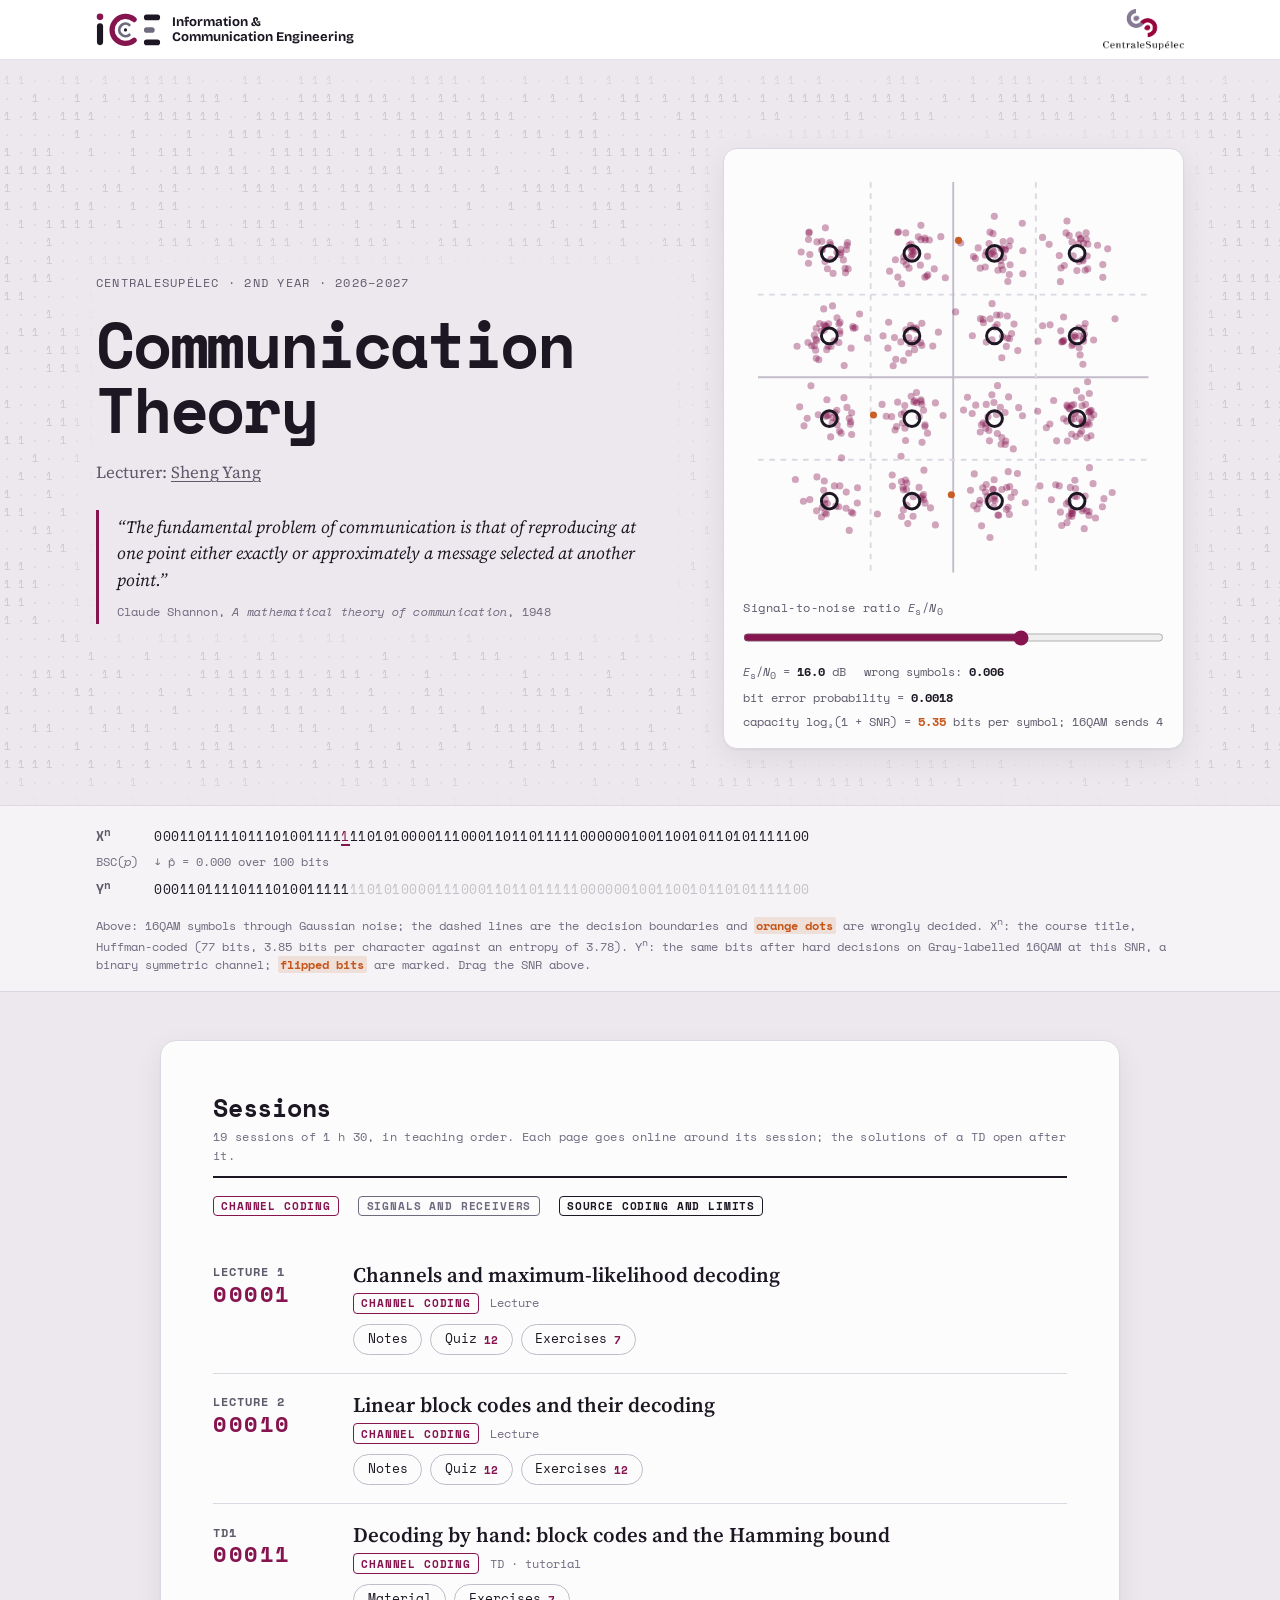
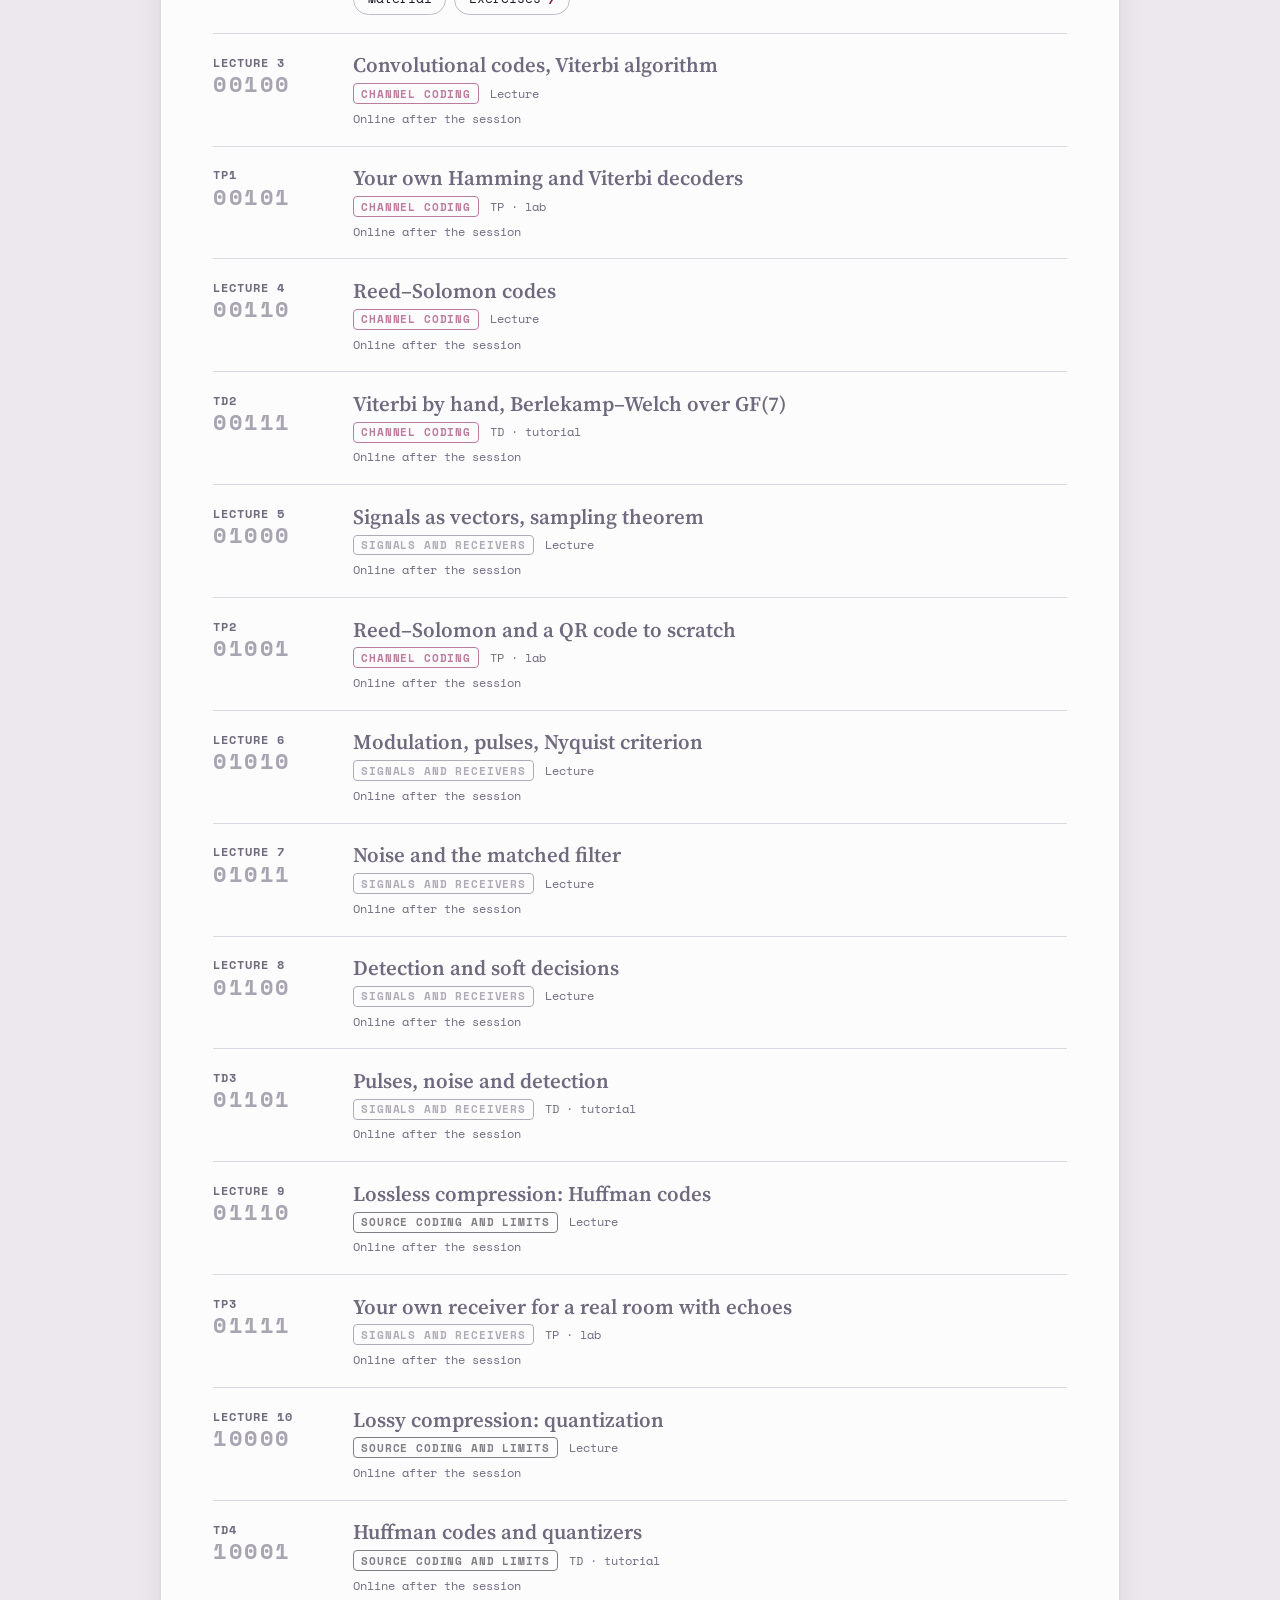
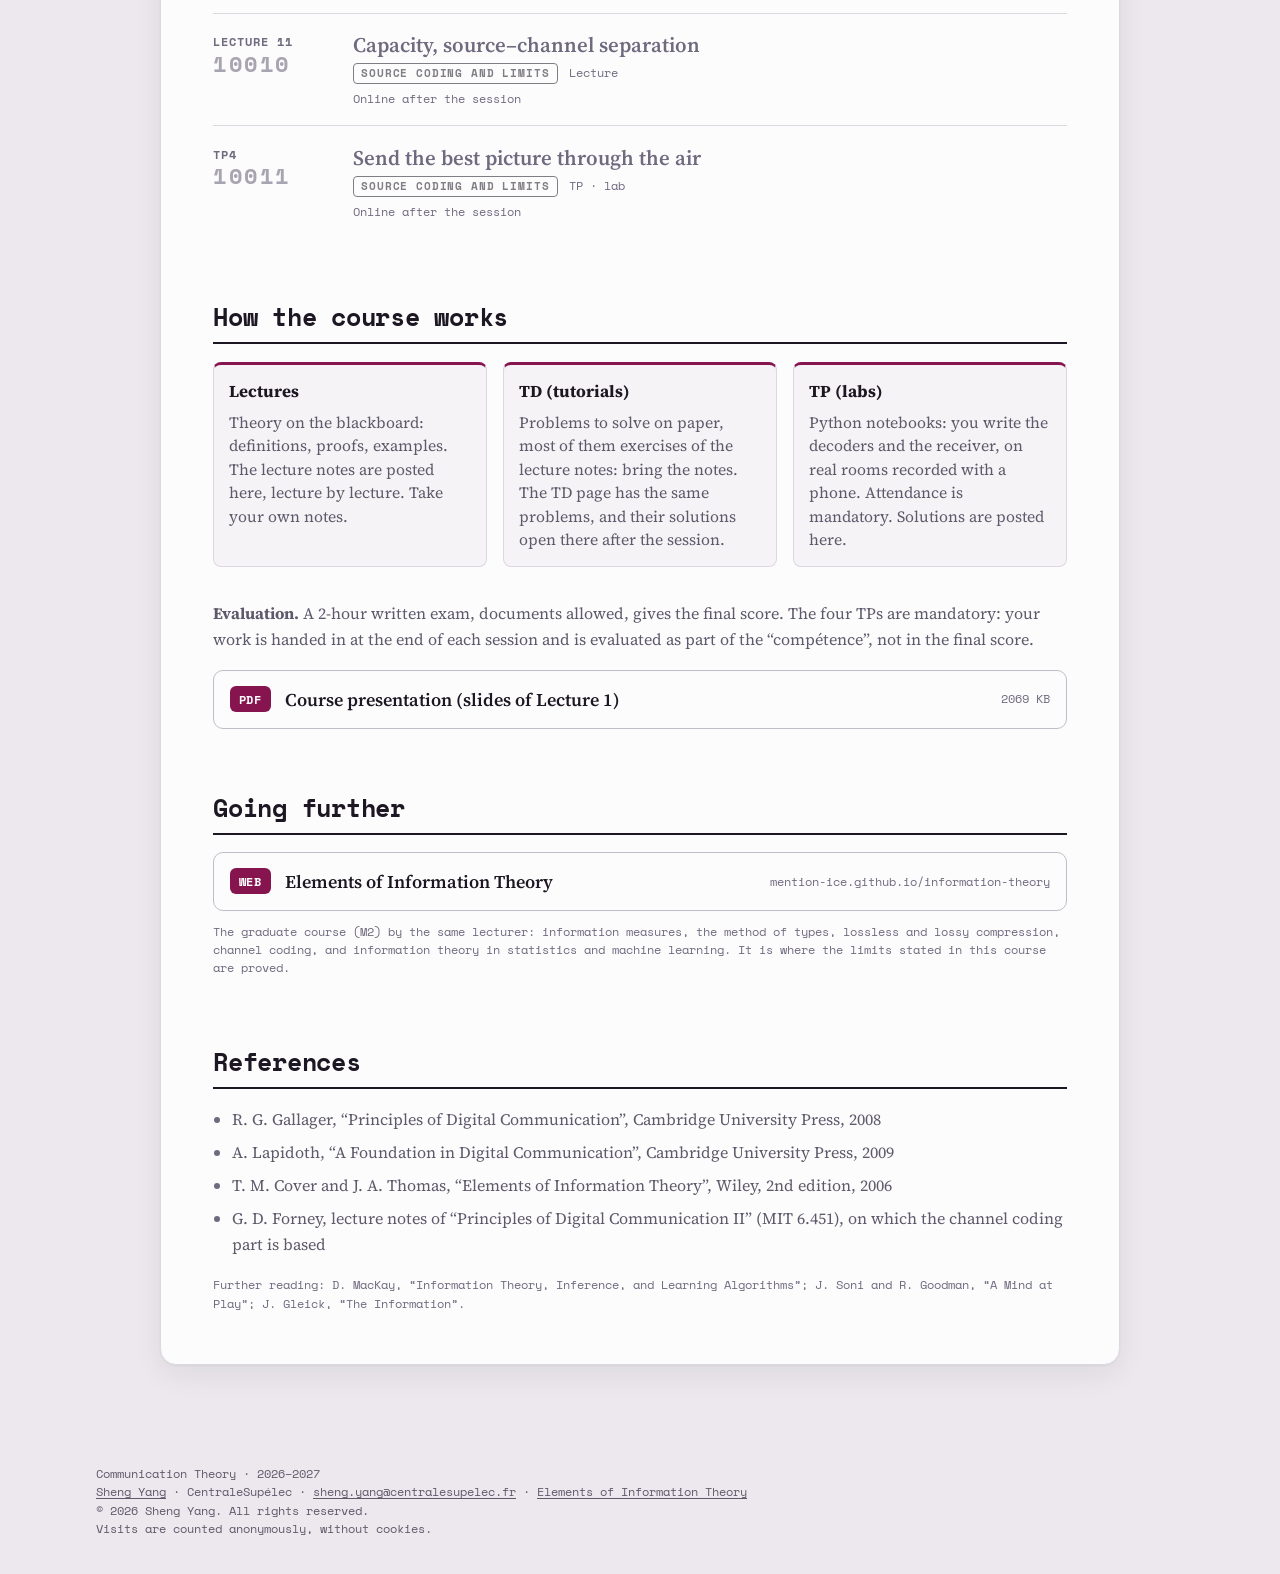
<file: docs/index.html>
<!doctype html>
<html lang="en" data-theme="light">
<head>
<meta charset="utf-8">
<meta name="color-scheme" content="light">
<meta name="viewport" content="width=device-width, initial-scale=1, viewport-fit=cover">
<title>Communication Theory</title>
<meta name="description" content="Communication Theory: lecture notes, tutorials (TD) with corrections and labs (TP) with solutions. CentraleSupélec, 2nd year, 2026–2027.">
<link rel="icon" href="assets/favicon.svg" type="image/svg+xml">
<link rel="preconnect" href="https://fonts.googleapis.com">
<link rel="preconnect" href="https://fonts.gstatic.com" crossorigin>
<link rel="stylesheet" href="https://fonts.googleapis.com/css2?family=Source+Serif+4:ital,opsz,wght@0,8..60,400;0,8..60,600;1,8..60,400&amp;family=Space+Mono:ital,wght@0,400;0,700;1,400&amp;family=Bricolage+Grotesque:opsz,wght@12..96,700&amp;display=swap">
<link rel="stylesheet" href="assets/style.css">
<script defer src="assets/site.js"></script>
<script defer src="https://bit2noisy-telemetry.sheng-yang-e9e.workers.dev/v.js" data-site="course"></script>
</head>
<body>
<canvas id="bitfield" aria-hidden="true"></canvas>
<div class="page page-home">
<div class="logo-bar" data-quiet><div class="wrap"><a class="ice-lockup" href="https://mention-ice.github.io/" aria-label="Mention Information &amp; Communication Engineering"><svg xmlns="http://www.w3.org/2000/svg" viewBox="226 116 444 230" aria-hidden="true"><circle cx="253.5" cy="142.5" r="22.5" fill="#86144F"/><path d="M253.5 207V315" stroke="#1C1722" stroke-width="42" stroke-linecap="round"/><path d="M487.1 161.2A92 92 0 1 0 487.1 302.2" fill="none" stroke="#86144F" stroke-width="36" stroke-linecap="round"/><path d="M454.2 198.2A42.5 42.5 0 1 0 454.2 265.2" fill="none" stroke="#706A7F" stroke-width="19" stroke-linecap="round"/><circle cx="428" cy="231.7" r="11" fill="#1C1722"/><path d="M573.3 146H645.7M573.3 317.5H645.7" stroke="#1C1722" stroke-width="38.5" stroke-linecap="round"/><path d="M573.3 232H608.7" stroke="#706A7F" stroke-width="38.5" stroke-linecap="round"/></svg><span>Information &amp;<br>Communication Engineering</span></a><a href="https://www.centralesupelec.fr/"><img class="cs-logo" src="assets/centralesupelec.png" alt="CentraleSupélec" width="390" height="200"></a></div></div>

<header class="hero">
  <div class="wrap hero-grid">
    <div class="hero-text" data-quiet>
      <p class="eyebrow">CentraleSupélec &middot; 2nd year &middot; 2026–2027</p>
      <h1>Communication Theory</h1>
      <p class="byline">Lecturer: <a href="https://l2s.centralesupelec.fr/u/yang-sheng/">Sheng Yang</a></p>
      <blockquote class="shannon"><p>&ldquo;<em>The fundamental problem of communication is that of reproducing at one point either exactly or approximately a message selected at another point.</em>&rdquo;</p><footer>Claude Shannon, <cite>A mathematical theory of communication</cite>, 1948</footer></blockquote>
    </div>
    <figure class="h2-widget" data-qam>
      <svg class="qam-chart" viewBox="0 0 224 224" role="img" aria-label="16QAM constellation: sent points as rings, received points as dots, wrongly decided points marked" data-cx="112" data-cy="112" data-unit="22">
<line class="cell" x1="68" y1="8" x2="68" y2="216"/>
<line class="cell" x1="8" y1="68" x2="216" y2="68"/>
<line class="axis" x1="112" y1="8" x2="112" y2="216"/>
<line class="axis" x1="8" y1="112" x2="216" y2="112"/>
<line class="cell" x1="156" y1="8" x2="156" y2="216"/>
<line class="cell" x1="8" y1="156" x2="216" y2="156"/>
<g data-cloud></g>
<circle class="tx" cx="46" cy="178" r="4.2"/>
<circle class="tx" cx="46" cy="134" r="4.2"/>
<circle class="tx" cx="46" cy="90" r="4.2"/>
<circle class="tx" cx="46" cy="46" r="4.2"/>
<circle class="tx" cx="90" cy="178" r="4.2"/>
<circle class="tx" cx="90" cy="134" r="4.2"/>
<circle class="tx" cx="90" cy="90" r="4.2"/>
<circle class="tx" cx="90" cy="46" r="4.2"/>
<circle class="tx" cx="134" cy="178" r="4.2"/>
<circle class="tx" cx="134" cy="134" r="4.2"/>
<circle class="tx" cx="134" cy="90" r="4.2"/>
<circle class="tx" cx="134" cy="46" r="4.2"/>
<circle class="tx" cx="178" cy="178" r="4.2"/>
<circle class="tx" cx="178" cy="134" r="4.2"/>
<circle class="tx" cx="178" cy="90" r="4.2"/>
<circle class="tx" cx="178" cy="46" r="4.2"/>
</svg>
      <div class="h2-control">
        <label for="snr">Signal-to-noise ratio <i>E</i><sub>s</sub>/<i>N</i><sub>0</sub></label>
        <input id="snr" type="range" min="0" max="24" step="0.5" value="16">
      </div>
      <figcaption class="h2-read" aria-live="polite">
        <span><i>E</i><sub>s</sub>/<i>N</i><sub>0</sub> = <b data-out="snr">16.0</b> dB</span>
        <span>wrong symbols: <b data-out="ser">–</b></span>
        <span>bit error probability = <b data-out="ber">–</b></span>
        <span>capacity log&#8322;(1 + SNR) = <b data-out="cap">–</b> bits per symbol; 16QAM sends 4</span>
      </figcaption>
    </figure>
  </div>
  <div class="channel" data-channel data-bits="00011011110111010011111110101000011100011011011111000000100110010110101111100" data-p="0.01" aria-label="The course title, Huffman-coded, sent through the binary channel made by 16QAM hard decisions">
    <div class="wrap channel-grid">
      <span class="ch-label">X<sup>n</sup></span>
      <div class="ch-row ch-x" data-row="x">00011011110111010011111110101000011100011011011111000000100110010110101111100</div>
      <span class="ch-label ch-mid">BSC(<i>p</i>)</span>
      <div class="ch-meter"><span data-out="phat">p&#770; = –</span></div>
      <span class="ch-label">Y<sup>n</sup></span>
      <div class="ch-row ch-y" data-row="y">00011011110111010011111110101000011100011011011111000000100110010110101111100</div>
    </div>
    <p class="wrap ch-caption">Above: 16QAM symbols through Gaussian noise; the dashed lines are the decision boundaries and <span class="flip-key">orange dots</span> are wrongly decided. X<sup>n</sup>: the course title, Huffman-coded (77 bits, 3.85 bits per character against an entropy of 3.78). Y<sup>n</sup>: the same bits after hard decisions on Gray-labelled 16QAM at this SNR, a binary symmetric channel; <span class="flip-key">flipped bits</span> are marked. Drag the SNR above.</p>
  </div>
</header>
<div class="sheet-wrap wrap"><main class="sheet">
  <section class="block" id="sessions" aria-labelledby="sessions-h">
    <div class="block-head"><h2 id="sessions-h">Sessions</h2><p class="block-sub">19 sessions of 1 h 30, in teaching order. Each page goes online around its session; the solutions of a TD open after it.</p></div>
    <div class="parts-key"><span><span class="part-tag part-coding">Channel coding</span></span><span><span class="part-tag part-signals">Signals and receivers</span></span><span><span class="part-tag part-source">Source coding and limits</span></span></div>
    <ol class="lectures">
<li class="lec is-online">
  <div class="lec-id"><span class="lec-n">Lecture 1</span><span class="lec-bin" title="session 1 in binary">00001</span></div>
  <div class="lec-main">
    <h3><a href="lecture-1.html">Channels and maximum-likelihood decoding</a></h3>
    <p class="lec-head"><span class="part-tag part-coding">Channel coding</span><span class="lec-kind">Lecture</span></p>
    <p class="lec-links"><a href="lecture-1.html#notes">Notes</a> <a href="lecture-1.html#quiz">Quiz <span class="count">12</span></a> <a href="lecture-1.html#exercises">Exercises <span class="count">7</span></a></p>
  </div>
</li>
<li class="lec is-online">
  <div class="lec-id"><span class="lec-n">Lecture 2</span><span class="lec-bin" title="session 2 in binary">00010</span></div>
  <div class="lec-main">
    <h3><a href="lecture-2.html">Linear block codes and their decoding</a></h3>
    <p class="lec-head"><span class="part-tag part-coding">Channel coding</span><span class="lec-kind">Lecture</span></p>
    <p class="lec-links"><a href="lecture-2.html#notes">Notes</a> <a href="lecture-2.html#quiz">Quiz <span class="count">12</span></a> <a href="lecture-2.html#exercises">Exercises <span class="count">12</span></a></p>
  </div>
</li>
<li class="lec is-online">
  <div class="lec-id"><span class="lec-n">TD1</span><span class="lec-bin" title="session 3 in binary">00011</span></div>
  <div class="lec-main">
    <h3><a href="td-1.html">Decoding by hand: block codes and the Hamming bound</a></h3>
    <p class="lec-head"><span class="part-tag part-coding">Channel coding</span><span class="lec-kind">TD · tutorial</span></p>
    <p class="lec-links"><a href="td-1.html#notes">Material</a> <a href="td-1.html#exercises">Exercises <span class="count">7</span></a></p>
  </div>
</li>
<li class="lec is-upcoming">
  <div class="lec-id"><span class="lec-n">Lecture 3</span><span class="lec-bin" title="session 4 in binary">00100</span></div>
  <div class="lec-main">
    <h3>Convolutional codes, Viterbi algorithm</h3>
    <p class="lec-head"><span class="part-tag part-coding">Channel coding</span><span class="lec-kind">Lecture</span></p>
    <p class="lec-date">Online after the session</p>
  </div>
</li>
<li class="lec is-upcoming">
  <div class="lec-id"><span class="lec-n">TP1</span><span class="lec-bin" title="session 5 in binary">00101</span></div>
  <div class="lec-main">
    <h3>Your own Hamming and Viterbi decoders</h3>
    <p class="lec-head"><span class="part-tag part-coding">Channel coding</span><span class="lec-kind">TP · lab</span></p>
    <p class="lec-date">Online after the session</p>
  </div>
</li>
<li class="lec is-upcoming">
  <div class="lec-id"><span class="lec-n">Lecture 4</span><span class="lec-bin" title="session 6 in binary">00110</span></div>
  <div class="lec-main">
    <h3>Reed–Solomon codes</h3>
    <p class="lec-head"><span class="part-tag part-coding">Channel coding</span><span class="lec-kind">Lecture</span></p>
    <p class="lec-date">Online after the session</p>
  </div>
</li>
<li class="lec is-upcoming">
  <div class="lec-id"><span class="lec-n">TD2</span><span class="lec-bin" title="session 7 in binary">00111</span></div>
  <div class="lec-main">
    <h3>Viterbi by hand, Berlekamp–Welch over GF(7)</h3>
    <p class="lec-head"><span class="part-tag part-coding">Channel coding</span><span class="lec-kind">TD · tutorial</span></p>
    <p class="lec-date">Online after the session</p>
  </div>
</li>
<li class="lec is-upcoming">
  <div class="lec-id"><span class="lec-n">Lecture 5</span><span class="lec-bin" title="session 8 in binary">01000</span></div>
  <div class="lec-main">
    <h3>Signals as vectors, sampling theorem</h3>
    <p class="lec-head"><span class="part-tag part-signals">Signals and receivers</span><span class="lec-kind">Lecture</span></p>
    <p class="lec-date">Online after the session</p>
  </div>
</li>
<li class="lec is-upcoming">
  <div class="lec-id"><span class="lec-n">TP2</span><span class="lec-bin" title="session 9 in binary">01001</span></div>
  <div class="lec-main">
    <h3>Reed–Solomon and a QR code to scratch</h3>
    <p class="lec-head"><span class="part-tag part-coding">Channel coding</span><span class="lec-kind">TP · lab</span></p>
    <p class="lec-date">Online after the session</p>
  </div>
</li>
<li class="lec is-upcoming">
  <div class="lec-id"><span class="lec-n">Lecture 6</span><span class="lec-bin" title="session 10 in binary">01010</span></div>
  <div class="lec-main">
    <h3>Modulation, pulses, Nyquist criterion</h3>
    <p class="lec-head"><span class="part-tag part-signals">Signals and receivers</span><span class="lec-kind">Lecture</span></p>
    <p class="lec-date">Online after the session</p>
  </div>
</li>
<li class="lec is-upcoming">
  <div class="lec-id"><span class="lec-n">Lecture 7</span><span class="lec-bin" title="session 11 in binary">01011</span></div>
  <div class="lec-main">
    <h3>Noise and the matched filter</h3>
    <p class="lec-head"><span class="part-tag part-signals">Signals and receivers</span><span class="lec-kind">Lecture</span></p>
    <p class="lec-date">Online after the session</p>
  </div>
</li>
<li class="lec is-upcoming">
  <div class="lec-id"><span class="lec-n">Lecture 8</span><span class="lec-bin" title="session 12 in binary">01100</span></div>
  <div class="lec-main">
    <h3>Detection and soft decisions</h3>
    <p class="lec-head"><span class="part-tag part-signals">Signals and receivers</span><span class="lec-kind">Lecture</span></p>
    <p class="lec-date">Online after the session</p>
  </div>
</li>
<li class="lec is-upcoming">
  <div class="lec-id"><span class="lec-n">TD3</span><span class="lec-bin" title="session 13 in binary">01101</span></div>
  <div class="lec-main">
    <h3>Pulses, noise and detection</h3>
    <p class="lec-head"><span class="part-tag part-signals">Signals and receivers</span><span class="lec-kind">TD · tutorial</span></p>
    <p class="lec-date">Online after the session</p>
  </div>
</li>
<li class="lec is-upcoming">
  <div class="lec-id"><span class="lec-n">Lecture 9</span><span class="lec-bin" title="session 14 in binary">01110</span></div>
  <div class="lec-main">
    <h3>Lossless compression: Huffman codes</h3>
    <p class="lec-head"><span class="part-tag part-source">Source coding and limits</span><span class="lec-kind">Lecture</span></p>
    <p class="lec-date">Online after the session</p>
  </div>
</li>
<li class="lec is-upcoming">
  <div class="lec-id"><span class="lec-n">TP3</span><span class="lec-bin" title="session 15 in binary">01111</span></div>
  <div class="lec-main">
    <h3>Your own receiver for a real room with echoes</h3>
    <p class="lec-head"><span class="part-tag part-signals">Signals and receivers</span><span class="lec-kind">TP · lab</span></p>
    <p class="lec-date">Online after the session</p>
  </div>
</li>
<li class="lec is-upcoming">
  <div class="lec-id"><span class="lec-n">Lecture 10</span><span class="lec-bin" title="session 16 in binary">10000</span></div>
  <div class="lec-main">
    <h3>Lossy compression: quantization</h3>
    <p class="lec-head"><span class="part-tag part-source">Source coding and limits</span><span class="lec-kind">Lecture</span></p>
    <p class="lec-date">Online after the session</p>
  </div>
</li>
<li class="lec is-upcoming">
  <div class="lec-id"><span class="lec-n">TD4</span><span class="lec-bin" title="session 17 in binary">10001</span></div>
  <div class="lec-main">
    <h3>Huffman codes and quantizers</h3>
    <p class="lec-head"><span class="part-tag part-source">Source coding and limits</span><span class="lec-kind">TD · tutorial</span></p>
    <p class="lec-date">Online after the session</p>
  </div>
</li>
<li class="lec is-upcoming">
  <div class="lec-id"><span class="lec-n">Lecture 11</span><span class="lec-bin" title="session 18 in binary">10010</span></div>
  <div class="lec-main">
    <h3>Capacity, source–channel separation</h3>
    <p class="lec-head"><span class="part-tag part-source">Source coding and limits</span><span class="lec-kind">Lecture</span></p>
    <p class="lec-date">Online after the session</p>
  </div>
</li>
<li class="lec is-upcoming">
  <div class="lec-id"><span class="lec-n">TP4</span><span class="lec-bin" title="session 19 in binary">10011</span></div>
  <div class="lec-main">
    <h3>Send the best picture through the air</h3>
    <p class="lec-head"><span class="part-tag part-source">Source coding and limits</span><span class="lec-kind">TP · lab</span></p>
    <p class="lec-date">Online after the session</p>
  </div>
</li>
    </ol>
  </section>
  <section class="block" id="how" aria-labelledby="how-h">
    <div class="block-head"><h2 id="how-h">How the course works</h2></div>
    <ul class="how">
      <li><h3>Lectures</h3><p>Theory on the blackboard: definitions, proofs, examples. The lecture notes are posted here, lecture by lecture. Take your own notes.</p></li>
      <li><h3>TD (tutorials)</h3><p>Problems to solve on paper, most of them exercises of the lecture notes: bring the notes. The TD page has the same problems, and their solutions open there after the session.</p></li>
      <li><h3>TP (labs)</h3><p>Python notebooks: you write the decoders and the receiver, on real rooms recorded with a phone. Attendance is mandatory. Solutions are posted here.</p></li>
    </ul>
    <p class="eval"><b>Evaluation.</b> A 2-hour written exam, documents allowed, gives the final score. The four TPs are mandatory: your work is handed in at the end of each session and is evaluated as part of the “compétence”, not in the final score.</p>
    <div class="files"><a class="file-btn" href="files/course-presentation.pdf"><span class="file-kind">PDF</span><span class="file-name">Course presentation (slides of Lecture 1)</span><span class="file-size">2069 KB</span></a></div>
  </section>
  <section class="block" id="related" aria-labelledby="related-h"><div class="block-head"><h2 id="related-h">Going further</h2></div><div class="files"><a class="file-btn" href="https://mention-ice.github.io/information-theory/"><span class="file-kind">WEB</span><span class="file-name">Elements of Information Theory</span><span class="file-size">mention-ice.github.io/information-theory</span></a><p class="hint related-note">The graduate course (M2) by the same lecturer: information measures, the method of types, lossless and lossy compression, channel coding, and information theory in statistics and machine learning. It is where the limits stated in this course are proved.</p></div></section>
  <section class="block" id="references" aria-labelledby="refs-h"><div class="block-head"><h2 id="refs-h">References</h2></div><ul class="refs"><li>R. G. Gallager, “Principles of Digital Communication”, Cambridge University Press, 2008</li><li>A. Lapidoth, “A Foundation in Digital Communication”, Cambridge University Press, 2009</li><li>T. M. Cover and J. A. Thomas, “Elements of Information Theory”, Wiley, 2nd edition, 2006</li><li>G. D. Forney, lecture notes of “Principles of Digital Communication II” (MIT 6.451), on which the channel coding part is based</li></ul><p class="hint">Further reading: D. MacKay, “Information Theory, Inference, and Learning Algorithms”; J. Soni and R. Goodman, “A Mind at Play”; J. Gleick, “The Information”.</p></section>
</main></div>
<footer class="site-footer" data-quiet>
  <div class="wrap footer-grid">
    <p class="footer-who">Communication Theory &middot; 2026–2027<br><a href="https://l2s.centralesupelec.fr/u/yang-sheng/">Sheng Yang</a> &middot; CentraleSupélec &middot; <a href="mailto:sheng.yang@centralesupelec.fr">sheng.yang@centralesupelec.fr</a> &middot; <a href="https://mention-ice.github.io/information-theory/">Elements of Information Theory</a><br>© 2026 Sheng Yang. All rights reserved.<br>Visits are counted anonymously, without cookies.</p>
  </div>
</footer>
</div>
</body>
</html>
</file>
<file: docs/assets/style.css>
/* Communication Theory: course website (same design as the Elements of Information Theory site, Mention ICE palette)
   Colours are tokens; the dark theme only redefines them. */

:root {
  --paper: #ece8ee;
  --sheet: #fdfcfd;
  --band: #f5f3f6;
  --ink: #1c1722;
  --ink-2: #5f5a6b;
  --ink-3: #706a7f;
  --rule: #dcd7e0;
  --rule-strong: #c2bbc9;
  --signal: #86144f;
  --signal-soft: rgba(134, 20, 79, 0.08);
  --noise: #c4561a;
  --noise-soft: rgba(196, 86, 26, 0.13);
  --ok: #1b7a46;
  --ok-soft: rgba(27, 122, 70, 0.09);
  --bad: #b3291f;
  --bad-soft: rgba(179, 41, 31, 0.08);
  --on-accent: #ffffff;
  --bits: rgba(28, 23, 34, 0.15);
  --shadow: 0 1px 2px rgba(28, 23, 34, 0.05), 0 10px 30px rgba(28, 23, 34, 0.07);
  --part1: #86144f;
  --part2: #706a7f;
  --part3: #1c1722;
  --mono: "Space Mono", ui-monospace, "SFMono-Regular", Menlo, Consolas, "Liberation Mono", monospace;
  --serif: "Source Serif 4", "Source Serif Pro", Georgia, Cambria, "Times New Roman", serif;
  --radius: 10px;
  color-scheme: light;
}

@media (prefers-color-scheme: dark) {
  :root:not([data-theme="light"]) {
    --paper: #120e15;
    --sheet: #1c1722;
    --band: #17121c;
    --ink: #ece8ee;
    --ink-2: #b3acbd;
    --ink-3: #8f889c;
    --rule: #332c3b;
    --rule-strong: #463d50;
    --signal: #e0457f;
    --signal-soft: rgba(224, 69, 127, 0.11);
    --noise: #ff9c61;
    --noise-soft: rgba(255, 156, 97, 0.15);
    --ok: #5dc98d;
    --ok-soft: rgba(93, 201, 141, 0.11);
    --bad: #ff8a7f;
    --bad-soft: rgba(255, 138, 127, 0.11);
    --on-accent: #120e15;
    --bits: rgba(236, 232, 238, 0.10);
    --shadow: 0 1px 2px rgba(0, 0, 0, 0.4), 0 10px 30px rgba(0, 0, 0, 0.28);
    --part1: #e0457f;
    --part2: #a89fb6;
    --part3: #ece8ee;
    color-scheme: dark;
  }
}

:root[data-theme="dark"] {
  --paper: #120e15;
  --sheet: #1c1722;
  --band: #17121c;
  --ink: #ece8ee;
  --ink-2: #b3acbd;
  --ink-3: #8f889c;
  --rule: #332c3b;
  --rule-strong: #463d50;
  --signal: #e0457f;
  --signal-soft: rgba(224, 69, 127, 0.11);
  --noise: #ff9c61;
  --noise-soft: rgba(255, 156, 97, 0.15);
  --ok: #5dc98d;
  --ok-soft: rgba(93, 201, 141, 0.11);
  --bad: #ff8a7f;
  --bad-soft: rgba(255, 138, 127, 0.11);
  --on-accent: #120e15;
  --bits: rgba(236, 232, 238, 0.10);
  --shadow: 0 1px 2px rgba(0, 0, 0, 0.4), 0 10px 30px rgba(0, 0, 0, 0.28);
  --part1: #e0457f;
  --part2: #a89fb6;
  --part3: #ece8ee;
  color-scheme: dark;
}

/* ---------------------------------------------------------------- base */

*, *::before, *::after { box-sizing: border-box; }

html { -webkit-text-size-adjust: 100%; text-size-adjust: 100%; scroll-behavior: smooth; }
@media (prefers-reduced-motion: reduce) { html { scroll-behavior: auto; } }

body {
  margin: 0;
  background: var(--paper);
  color: var(--ink);
  font-family: var(--serif);
  font-size: 1.125rem;
  line-height: 1.62;
  font-optical-sizing: auto;
  -webkit-font-smoothing: antialiased;
}

#bitfield {
  position: fixed;
  inset: 0;
  width: 100%;
  height: 100%;
  z-index: 0;
  pointer-events: none;
  display: block;
}

.page { position: relative; z-index: 1; min-height: 100vh; display: flex; flex-direction: column; }
.page > main, .page > .sheet-wrap { flex: 1 0 auto; }

.wrap {
  width: 100%;
  max-width: 1120px;
  margin-inline: auto;
  padding-left: max(16px, env(safe-area-inset-left, 0px));
  padding-right: max(16px, env(safe-area-inset-right, 0px));
}

a { color: var(--signal); text-decoration-thickness: 1px; text-underline-offset: 0.18em; }
a:hover { text-decoration-thickness: 2px; }
:focus-visible { outline: 2px solid var(--signal); outline-offset: 2px; border-radius: 4px; }

h1, h2, h3, h4 { text-wrap: balance; margin: 0; }
p { margin: 0; }
code { font-family: var(--mono); font-size: 0.86em; }
sup.fnref { font-family: var(--mono); font-size: 0.68em; color: var(--signal); }
.sc { font-variant: small-caps; }
.sf { font-family: system-ui, -apple-system, "Segoe UI", sans-serif; font-size: 0.94em; }
.missing { font-family: var(--mono); font-size: 0.8em; color: var(--ink-3); }

.preview-banner {
  position: sticky;
  top: 0;
  z-index: 20;
  background: var(--noise);
  color: var(--on-accent);
  font: 700 0.78rem/1.4 var(--mono);
  letter-spacing: 0.02em;
  text-align: center;
  padding: 0.45rem max(16px, env(safe-area-inset-right, 0px)) 0.45rem max(16px, env(safe-area-inset-left, 0px));
}

.eyebrow, .block-sub, .lec-date, .hint, .crumbs, .huff-cap, .ch-caption, .footer-who {
  font-family: var(--mono);
}

/* ---------------------------------------------------------------- home: hero */

.hero { padding-top: clamp(2.5rem, 7vw, 5.5rem); }

.hero-grid {
  display: grid;
  grid-template-columns: minmax(0, 1.25fr) minmax(0, 1fr);
  gap: clamp(1.5rem, 4vw, 3.5rem);
  align-items: center;
}

.hero-text { display: flex; flex-direction: column; gap: 1.1rem; min-width: 0; }

.eyebrow {
  font-size: 0.78rem;
  letter-spacing: 0.1em;
  text-transform: uppercase;
  color: var(--ink-2);
}

.hero h1 {
  font-family: var(--mono);
  font-weight: 700;
  font-size: clamp(2.2rem, 5.6vw, 4rem);
  line-height: 1.02;
  letter-spacing: -0.035em;
}

.byline { font-size: 1.05rem; color: var(--ink-2); }
.byline a, .lb-lect a { color: inherit; }

.shannon {
  margin: 0.4rem 0 0;
  padding: 0.2rem 0 0.2rem 1.1rem;
  border-left: 3px solid var(--signal);
  max-width: 34rem;
}
.shannon p { font-style: italic; font-size: 1.08rem; line-height: 1.55; }
.shannon footer { margin-top: 0.5rem; font-family: var(--mono); font-size: 0.74rem; color: var(--ink-3); letter-spacing: 0.02em; }
.shannon cite { font-style: italic; }

/* binary entropy widget */
.h2-widget {
  margin: 0;
  background: var(--sheet);
  border: 1px solid var(--rule);
  border-radius: 14px;
  box-shadow: var(--shadow);
  padding: 1.1rem 1.2rem 1rem;
  display: flex;
  flex-direction: column;
  gap: 0.7rem;
  min-width: 0;
}
.h2-chart { width: 100%; height: auto; display: block; overflow: visible; }
.h2-chart .axis { stroke: var(--ink-2); stroke-width: 1; }
.h2-chart .grid { stroke: var(--rule); stroke-width: 1; stroke-dasharray: 2 3; }
.h2-chart .tick { stroke: var(--ink-2); stroke-width: 1; }
.h2-chart .tick-label, .h2-chart .axis-label { fill: var(--ink-3); font-family: var(--mono); font-size: 10.5px; }
.h2-chart .axis-label { fill: var(--ink-2); }
.h2-chart .h2-curve { fill: none; stroke: var(--signal); stroke-width: 2.25; stroke-linejoin: round; }
.h2-chart .guide { stroke: var(--ink-3); stroke-width: 1; stroke-dasharray: 3 3; }
.h2-chart .cap-bar { stroke: var(--noise); stroke-width: 3; stroke-linecap: butt; }
.h2-chart .cap-label { fill: var(--noise); font-family: var(--mono); font-weight: 700; font-size: 12px; }
.h2-chart .h2-dot { fill: var(--sheet); stroke: var(--signal); stroke-width: 2.5; }

.h2-control { display: grid; gap: 0.25rem; }
.h2-control label { font-family: var(--mono); font-size: 0.74rem; letter-spacing: 0.04em; color: var(--ink-2); }
.h2-control input[type="range"] { width: 100%; accent-color: var(--signal); margin: 0; height: 1.6rem; }

.h2-read {
  display: flex;
  flex-wrap: wrap;
  gap: 0.25rem 1.1rem;
  font-family: var(--mono);
  font-size: 0.78rem;
  color: var(--ink-2);
}
.h2-read b { color: var(--ink); font-weight: 700; font-variant-numeric: tabular-nums; }
.h2-read span:last-child b { color: var(--noise); }

/* the channel band */
.channel {
  margin-top: clamp(2rem, 5vw, 3.5rem);
  background: var(--band);
  border-block: 1px solid var(--rule);
  padding-block: 1.1rem 1rem;
}
.channel-grid {
  display: grid;
  grid-template-columns: auto minmax(0, 1fr);
  gap: 0.35rem 1rem;
  align-items: baseline;
}
.ch-label { font: 700 0.8rem/1.6 var(--mono); color: var(--ink-2); white-space: nowrap; }
.ch-label.ch-mid { font-weight: 400; color: var(--ink-3); font-size: 0.72rem; }
.ch-row {
  font: 400 0.8rem/1.65 var(--mono);
  letter-spacing: 0.04em;
  overflow-wrap: anywhere;
  word-break: break-all;
  color: var(--ink);
  min-width: 0;
}
.ch-row span { transition: opacity 0.2s; }
.ch-row .pending { opacity: 0.22; }
.ch-row .head { color: var(--signal); box-shadow: inset 0 -2px 0 var(--signal); }
.ch-row b, .ch-row .flip { font-weight: 700; color: var(--noise); background: var(--noise-soft); border-radius: 2px; }
.ch-meter { font: 400 0.72rem/1.6 var(--mono); color: var(--ink-3); font-variant-numeric: tabular-nums; }
.ch-meter::before { content: "\2193  "; color: var(--ink-3); }
.ch-caption { margin-top: 0.8rem; font-size: 0.72rem; line-height: 1.6; color: var(--ink-3); max-width: 70rem; }
.flip-key { color: var(--noise); background: var(--noise-soft); padding: 0 0.2em; border-radius: 2px; font-weight: 700; }

/* ---------------------------------------------------------------- sheet and blocks */

.sheet-wrap { padding-top: clamp(1.75rem, 4vw, 3rem); padding-bottom: clamp(2.5rem, 6vw, 4.5rem); }

.sheet {
  max-width: 860px;
  margin-inline: auto;
  background: var(--sheet);
  border: 1px solid var(--rule);
  border-radius: 16px;
  box-shadow: var(--shadow);
  padding: clamp(1.25rem, 4.5vw, 3.25rem);
  display: flex;
  flex-direction: column;
  gap: clamp(2.5rem, 6vw, 4rem);
  min-width: 0;
}
.page-home .sheet { max-width: 960px; }

.block { display: flex; flex-direction: column; gap: 1.1rem; min-width: 0; scroll-margin-top: 1.25rem; }

.block-head {
  display: flex;
  flex-wrap: wrap;
  align-items: baseline;
  justify-content: space-between;
  gap: 0.3rem 1rem;
  padding-bottom: 0.65rem;
  border-bottom: 2px solid var(--ink);
}
.block-head h2 {
  font-family: var(--mono);
  font-weight: 700;
  font-size: clamp(1.25rem, 2.6vw, 1.55rem);
  letter-spacing: -0.01em;
  line-height: 1.2;
}
.block-sub { font-size: 0.74rem; color: var(--ink-3); letter-spacing: 0.03em; }

.hint { font-size: 0.76rem; color: var(--ink-3); line-height: 1.5; }
.note { font-size: 0.95rem; color: var(--ink-2); }
h3.minor {
  font-family: var(--mono);
  font-size: 0.78rem;
  font-weight: 700;
  letter-spacing: 0.1em;
  text-transform: uppercase;
  color: var(--ink-2);
  margin-top: 0.4rem;
}

/* ---------------------------------------------------------------- home: lecture list */

.lectures { list-style: none; margin: 0; padding: 0; display: flex; flex-direction: column; }

.lec {
  display: grid;
  grid-template-columns: 7.5rem minmax(0, 1fr);
  gap: 0.4rem 1.25rem;
  padding-block: 1.1rem;
  border-bottom: 1px solid var(--rule);
}
.lec:last-child { border-bottom: 0; }
.lec-id { display: flex; flex-direction: column; gap: 0.15rem; padding-top: 0.2rem; }
.lec-n { font: 700 0.76rem/1.3 var(--mono); letter-spacing: 0.08em; text-transform: uppercase; color: var(--ink-2); }
.lec-bin { font: 700 1.35rem/1.1 var(--mono); letter-spacing: 0.12em; color: var(--signal); }
.lec-main { display: flex; flex-direction: column; gap: 0.3rem; min-width: 0; }
.lec h3 { font-family: var(--serif); font-weight: 600; font-size: 1.3rem; line-height: 1.3; }
.lec h3 a { color: var(--ink); text-decoration: none; }
.lec h3 a:hover { color: var(--signal); text-decoration: underline; }
.lec-date { font-size: 0.74rem; color: var(--ink-3); }
.lec-links { display: flex; flex-wrap: wrap; gap: 0.5rem; margin-top: 0.35rem; }
.lec-links a, .jump a {
  display: inline-flex;
  align-items: center;
  gap: 0.45rem;
  font: 400 0.8rem/1 var(--mono);
  color: var(--ink);
  text-decoration: none;
  border: 1px solid var(--rule-strong);
  border-radius: 999px;
  padding: 0.5rem 0.85rem;
  background: var(--sheet);
}
.lec-links a:hover, .jump a:hover { border-color: var(--signal); color: var(--signal); background: var(--signal-soft); }
.count, .fmt {
  font-size: 0.7rem;
  font-weight: 700;
  color: var(--signal);
}
.is-upcoming .lec-bin { color: var(--ink-3); opacity: 0.6; }
.is-upcoming h3 { color: var(--ink-3); }
.is-upcoming .lec-n { color: var(--ink-3); }

.refs { margin: 0; padding-left: 1.2rem; display: flex; flex-direction: column; gap: 0.45rem; font-size: 1rem; color: var(--ink-2); }
.refs li::marker { color: var(--ink-3); }

/* ---------------------------------------------------------------- lecture header */

.lec-hero { padding-top: clamp(1.25rem, 4vw, 2.5rem); }
.lec-hero .wrap { display: flex; flex-direction: column; gap: 1rem; max-width: 892px; }
.crumbs { font-size: 0.78rem; }
.crumbs a { color: var(--ink-2); text-decoration: none; }
.crumbs a:hover { color: var(--signal); text-decoration: underline; }

.lecture-box {
  background: var(--sheet);
  border: 1.5px solid var(--ink);
  box-shadow: 6px 6px 0 var(--rule-strong);
  padding: 1rem 1.25rem 0.9rem;
  display: flex;
  flex-direction: column;
  gap: 0.9rem;
}
.lb-top, .lb-bottom {
  display: flex;
  flex-wrap: wrap;
  justify-content: space-between;
  gap: 0.2rem 1rem;
  font-family: var(--mono);
  font-size: 0.78rem;
}
.lb-top { font-weight: 700; }
.lb-bottom { color: var(--ink-2); }
.lb-lect { font-style: italic; }
.lecture-box h1 {
  font-family: var(--serif);
  font-weight: 600;
  font-size: clamp(1.65rem, 4.2vw, 2.45rem);
  line-height: 1.15;
  text-align: center;
  padding-block: 0.2rem;
}
.lb-n { color: var(--signal); }

.huff { display: flex; flex-direction: column; gap: 0.35rem; }
.huff-bits {
  font: 400 0.8rem/1.55 var(--mono);
  letter-spacing: 0.06em;
  overflow-wrap: anywhere;
  word-break: break-all;
}
.cw { padding: 0.05em 0; }
.cw0 { color: var(--ink); }
.cw1 { color: var(--signal); background: var(--signal-soft); }
.huff-cap { font-size: 0.7rem; color: var(--ink-3); line-height: 1.5; }

.jump { display: flex; flex-wrap: wrap; gap: 0.5rem; }

/* ---------------------------------------------------------------- notes block */

.summary { font-size: 1.12rem; color: var(--ink-2); max-width: 46rem; }
.summary p + p { margin-top: 0.7em; }

.files { display: flex; flex-direction: column; gap: 0.6rem; }
.file-btn {
  display: grid;
  grid-template-columns: auto minmax(0, 1fr) auto;
  align-items: center;
  gap: 0.9rem;
  padding: 0.85rem 1rem;
  border: 1px solid var(--rule-strong);
  border-radius: var(--radius);
  text-decoration: none;
  color: var(--ink);
  background: var(--sheet);
}
.file-btn:hover { border-color: var(--signal); background: var(--signal-soft); }
.file-kind {
  font: 700 0.72rem/1 var(--mono);
  letter-spacing: 0.06em;
  color: var(--on-accent);
  background: var(--signal);
  border-radius: 6px;
  padding: 0.45rem 0.55rem;
}
.file-name { font-weight: 600; min-width: 0; }
.file-size { font: 400 0.74rem/1 var(--mono); color: var(--ink-3); }

.outline { list-style: none; margin: 0; padding: 0; display: flex; flex-direction: column; gap: 0.3rem; font-size: 1rem; }
.outline li { display: grid; grid-template-columns: 3rem minmax(0, 1fr); gap: 0.6rem; align-items: baseline; }
.outline li.o-l2 { grid-template-columns: 3rem minmax(0, 1fr); padding-left: 3.6rem; color: var(--ink-2); font-size: 0.95rem; }
.o-num { font: 400 0.74rem/1 var(--mono); color: var(--ink-3); font-variant-numeric: tabular-nums; }
.outline li.o-nonum { grid-template-columns: minmax(0, 1fr); }

/* ---------------------------------------------------------------- quiz */

.scoreboard {
  position: sticky;
  top: env(safe-area-inset-top, 0px);
  z-index: 5;
  display: flex;
  flex-wrap: wrap;
  align-items: center;
  gap: 0.5rem 1rem;
  background: var(--sheet);
  border: 1px solid var(--rule);
  border-radius: var(--radius);
  padding: 0.6rem 0.75rem;
  box-shadow: 0 6px 16px -12px rgba(0, 0, 0, 0.35);
}
.has-preview .scoreboard { top: calc(env(safe-area-inset-top, 0px) + 2rem); }
.score-bits { display: flex; flex-wrap: wrap; gap: 3px; }
.sb {
  display: inline-grid;
  place-items: center;
  width: 1.45rem;
  height: 1.7rem;
  border: 1px solid var(--rule-strong);
  border-radius: 4px;
  font: 700 0.78rem/1 var(--mono);
  color: var(--ink-3);
  text-decoration: none;
  background: var(--sheet);
}
.sb:hover { border-color: var(--signal); }
.sb.sb-1 { background: var(--ok); border-color: var(--ok); color: var(--on-accent); }
.sb.sb-0 { background: var(--bad-soft); border-color: var(--bad); color: var(--bad); }
.score-text { font: 400 0.76rem/1.4 var(--mono); color: var(--ink-2); flex: 1 1 12rem; }
.score-text b { color: var(--ink); font-variant-numeric: tabular-nums; }
.btn-quiet {
  font: 400 0.74rem/1 var(--mono);
  color: var(--ink-2);
  background: transparent;
  border: 1px solid var(--rule-strong);
  border-radius: 999px;
  padding: 0.45rem 0.8rem;
  cursor: pointer;
}
.btn-quiet:hover { color: var(--signal); border-color: var(--signal); }
.btn-quiet[disabled] { opacity: 0.45; cursor: default; }

.quiz { list-style: none; margin: 0; padding: 0; display: flex; flex-direction: column; }
.q {
  display: grid;
  grid-template-columns: 2.6rem minmax(0, 1fr);
  gap: 0 0.9rem;
  padding-block: 1.4rem;
  border-bottom: 1px solid var(--rule);
  scroll-margin-top: 5rem;
}
.q:last-child { border-bottom: 0; }
.q-num { font: 700 0.85rem/1.9 var(--mono); color: var(--signal); }
.q-body { display: flex; flex-direction: column; gap: 0.85rem; min-width: 0; }
.q-stem > * + * { margin-top: 0.6em; }
.q-opts { display: flex; flex-direction: column; gap: 0.5rem; }

.opt {
  display: grid;
  grid-template-columns: auto minmax(0, 1fr) auto;
  align-items: center;
  gap: 0.75rem;
  width: 100%;
  text-align: left;
  font: inherit;
  font-size: 1.02rem;
  line-height: 1.5;
  color: var(--ink);
  background: var(--sheet);
  border: 1px solid var(--rule-strong);
  border-radius: var(--radius);
  padding: 0.55rem 0.8rem 0.55rem 0.55rem;
  cursor: pointer;
  transition: border-color 0.15s, background-color 0.15s;
}
.opt:hover:not([disabled]) { border-color: var(--signal); background: var(--signal-soft); }
.opt-letter {
  display: inline-grid;
  place-items: center;
  width: 1.9rem;
  height: 1.9rem;
  border-radius: 6px;
  border: 1px solid var(--rule-strong);
  font: 700 0.85rem/1 var(--mono);
  color: var(--ink-2);
  align-self: start;
}
.opt-text { min-width: 0; overflow-wrap: anywhere; padding-top: 0.12rem; }
.opt-text > * + * { margin-top: 0.4em; }
.opt::after { font: 700 1rem/1 var(--mono); }
.opt[disabled] { cursor: default; }
.answered .opt:not(.is-key):not(.is-wrong) { opacity: 0.58; }
.opt.is-key { border-color: var(--ok); background: var(--ok-soft); }
.opt.is-key .opt-letter { background: var(--ok); border-color: var(--ok); color: var(--on-accent); }
.opt.is-key::after { content: "\2713"; color: var(--ok); }
.opt.is-wrong { border-color: var(--bad); background: var(--bad-soft); }
.opt.is-wrong .opt-letter { background: var(--bad); border-color: var(--bad); color: var(--on-accent); }
.opt.is-wrong::after { content: "\2717"; color: var(--bad); }
.opt.is-chosen { border-width: 2px; padding: calc(0.55rem - 1px) calc(0.8rem - 1px) calc(0.55rem - 1px) calc(0.55rem - 1px); }

.q-feedback { font: 400 0.8rem/1.5 var(--mono); min-height: 1.2em; color: var(--ink-2); }
.q-feedback.good { color: var(--ok); }
.q-feedback.bad { color: var(--bad); }
.q-feedback:empty { display: none; }

/* ---------------------------------------------------------------- exercises */

.problems { list-style: none; margin: 0; padding: 0; display: flex; flex-direction: column; }
.problem {
  padding-block: 1.5rem;
  border-bottom: 1px solid var(--rule);
  display: flex;
  flex-direction: column;
  gap: 0.75rem;
  min-width: 0;
  scroll-margin-top: 1rem;
}
.problem:last-child { border-bottom: 0; }
.p-head { display: flex; flex-wrap: wrap; align-items: baseline; gap: 0.3rem 0.75rem; font-weight: 400; }
.p-num { font: 700 0.78rem/1.4 var(--mono); letter-spacing: 0.08em; text-transform: uppercase; color: var(--signal); }
.p-title { font-family: var(--serif); font-weight: 600; font-size: 1.15rem; line-height: 1.35; }
.p-ref {
  font: 400 0.7rem/1 var(--mono);
  color: var(--ink-2);
  border: 1px solid var(--rule-strong);
  border-radius: 999px;
  padding: 0.3rem 0.55rem;
}
.p-body > * + *, .p-intro > * + *, .solution-body > * + * { margin-top: 0.75em; }
.fn-list { margin: 0; padding-left: 1.4rem; font-size: 0.88rem; color: var(--ink-2); }

details.solution {
  border: 1px solid var(--rule);
  border-radius: var(--radius);
  background: var(--band);
}
details.solution > summary {
  cursor: pointer;
  list-style: none;
  font: 700 0.78rem/1 var(--mono);
  letter-spacing: 0.06em;
  text-transform: uppercase;
  color: var(--ok);
  padding: 0.8rem 1rem;
}
details.solution > summary::-webkit-details-marker { display: none; }
details.solution > summary::before { content: "\25B8  "; }
details.solution[open] > summary::before { content: "\25BE  "; }
details.solution.locked > summary { cursor: default; color: var(--ink-2); }
[hidden] { display: none !important; }
.gate { padding: 3rem 1rem; text-align: center; }
.gate-msg { font: 700 0.9rem/1.5 var(--mono); letter-spacing: 0.02em; color: var(--ink-2); }
details.solution.locked > summary::before { content: "\25AB  "; }
.sol-when { font-weight: 400; text-transform: none; letter-spacing: 0; margin-left: 0.4em; }
.solution-body { padding: 0 1rem 1rem; border-top: 1px dashed var(--rule-strong); padding-top: 0.9rem; }

/* ---------------------------------------------------------------- converted LaTeX */

.math-display { overflow-x: auto; overflow-y: hidden; margin: 0.5em 0; padding-block: 0.15em; max-width: 100%; }
mjx-container.wide-inline { display: inline-block; max-width: 100%; overflow-x: auto; overflow-y: hidden; vertical-align: middle; padding-block: 0.1em; }
.math-display mjx-container[display="true"] { margin: 0 !important; }
mjx-container { color: inherit; }
mjx-container[jax="SVG"] > svg { max-width: none; }

.tex-list { margin: 0.5em 0 0; padding-left: 2.1em; display: flex; flex-direction: column; gap: 0.35em; }
.tex-list > li { min-width: 0; }
ul.tex-list { list-style-type: disc; }
ul.tex-list ul.tex-list { list-style-type: "\2013  "; }
ul.tex-list ul.tex-list ul.tex-list { list-style-type: "\2217  "; }
ul.tex-list > li::marker { color: var(--ink-2); }
.tex-desc { list-style: none; padding-left: 0.5em; }
.item-label { font-weight: 600; }

ol.tex-list { list-style: none; counter-reset: tl; }
ol.tex-list > li { counter-increment: tl; position: relative; }
ol.tex-list > li::before {
  position: absolute;
  right: calc(100% + 0.55em);
  white-space: nowrap;
  font-variant-numeric: tabular-nums;
  color: var(--ink-2);
}
.enum-decimal.enum-dot > li::before { content: counter(tl, decimal) "."; }
.enum-decimal.enum-paren > li::before { content: "(" counter(tl, decimal) ")"; }
.enum-decimal.enum-rparen > li::before { content: counter(tl, decimal) ")"; }
.enum-lower-alpha.enum-dot > li::before { content: counter(tl, lower-alpha) "."; }
.enum-lower-alpha.enum-paren > li::before { content: "(" counter(tl, lower-alpha) ")"; }
.enum-lower-alpha.enum-rparen > li::before { content: counter(tl, lower-alpha) ")"; }
.enum-upper-alpha.enum-dot > li::before { content: counter(tl, upper-alpha) "."; }
.enum-upper-alpha.enum-paren > li::before { content: "(" counter(tl, upper-alpha) ")"; }
.enum-upper-alpha.enum-rparen > li::before { content: counter(tl, upper-alpha) ")"; }
.enum-lower-roman.enum-dot > li::before { content: counter(tl, lower-roman) "."; }
.enum-lower-roman.enum-paren > li::before { content: "(" counter(tl, lower-roman) ")"; }
.enum-lower-roman.enum-rparen > li::before { content: counter(tl, lower-roman) ")"; }
.enum-upper-roman.enum-dot > li::before { content: counter(tl, upper-roman) "."; }
.enum-upper-roman.enum-paren > li::before { content: "(" counter(tl, upper-roman) ")"; }
.enum-upper-roman.enum-rparen > li::before { content: counter(tl, upper-roman) ")"; }

.tex-center { text-align: center; }
.tex-center .table-wrap { display: flex; justify-content: center; }
.tex-quote { margin-left: 1.5em; color: var(--ink-2); }
.tex-block > * + *, .tex-center > * + *, .tex-quote > * + * { margin-top: 0.6em; }
.tex-h { font-family: var(--serif); font-weight: 600; font-size: 1.05rem; margin-top: 0.4em; }
.tex-thm, .tex-proof { padding-left: 0.9rem; border-left: 2px solid var(--rule-strong); }
.tex-float { margin: 0.75em 0; }
.tex-float figcaption { font-size: 0.9rem; color: var(--ink-2); margin-top: 0.4em; text-align: center; }

.table-wrap { overflow-x: auto; max-width: 100%; }
.tex-table { border-collapse: collapse; margin: 0.4em auto; font-size: 0.98rem; }
.tex-table td { padding: 0.3em 0.75em; vertical-align: middle; }
.tex-table td.al-left { text-align: left; }
.tex-table td.al-center { text-align: center; }
.tex-table td.al-right { text-align: right; }
.tex-table td.bl { border-left: 1px solid var(--ink-2); }
.tex-table td.br { border-right: 1px solid var(--ink-2); }
.tex-table tr.ht > td { border-top: 1px solid var(--ink-2); }
.tex-table tr.hb > td { border-bottom: 1px solid var(--ink-2); }

/* ---------------------------------------------------------------- pager and footer */

.pager {
  display: grid;
  grid-template-columns: repeat(2, minmax(0, 1fr));
  gap: 0.75rem;
  border-top: 2px solid var(--ink);
  padding-top: 1.25rem;
}
.pager a {
  display: flex;
  flex-direction: column;
  gap: 0.2rem;
  text-decoration: none;
  color: var(--ink);
  border: 1px solid var(--rule-strong);
  border-radius: var(--radius);
  padding: 0.8rem 1rem;
  min-width: 0;
}
.pager a:hover { border-color: var(--signal); background: var(--signal-soft); }
.pager .next { grid-column: 2; text-align: right; }
.pager .dir { font: 400 0.74rem/1.3 var(--mono); color: var(--signal); }
.pager .ttl { font-weight: 600; font-size: 1rem; line-height: 1.35; }

.site-footer { padding-block: 1.75rem 2.25rem; }
.footer-grid {
  display: grid;
  grid-template-columns: minmax(0, 1fr);
  gap: 1rem;
  font-size: 0.72rem;
  line-height: 1.6;
  color: var(--ink-2);
}
.footer-who a { color: var(--ink-2); }

/* ---------------------------------------------------------------- class notes on the page */

.cn-summary {
  font-size: 1.02rem;
  color: var(--ink);
  max-width: none;
  border: 1px solid var(--rule-strong);
  border-left: 4px solid var(--signal);
  border-radius: var(--radius);
  background: var(--signal-soft);
  padding: 0.9rem 1.1rem 1rem;
}
.cn-summary h3.minor { margin-bottom: 0.35rem; color: var(--signal); }
.cn-summary .tex-list { margin-top: 0.2em; }

.outline-links a { color: inherit; text-decoration: none; border-bottom: 1px solid var(--rule-strong); }
.outline-links a:hover { color: var(--signal); border-bottom-color: var(--signal); }

.cnotes { min-width: 0; border-top: 1px solid var(--rule); padding-top: 0.4rem; }
.cnotes > * + *, .cn-front > * + * { margin-top: 0.7em; }
.cnotes .cn-h { font-family: var(--serif); font-weight: 600; color: var(--ink); scroll-margin-top: 1.25rem; line-height: 1.3; }
.cnotes h3.cn-l1 { font-size: 1.45rem; margin-top: 2.4rem; padding-bottom: 0.35rem; border-bottom: 1px solid var(--rule); }
.cnotes h4.cn-l2 { font-size: 1.17rem; margin-top: 1.8rem; }
.cnotes h5.cn-l3 { font-size: 1.03rem; margin-top: 1.3rem; }
.cn-num { font: 400 0.78em/1 var(--mono); color: var(--signal); margin-right: 0.5em; font-variant-numeric: tabular-nums; }
.cnotes .tex-h { margin-top: 1.4em; }
.cnotes .tex-block { min-width: 0; }

figure.tikz { margin: 1rem 0; text-align: center; }
figure.tikz img { display: inline-block; max-width: 100%; height: auto; }
@media (prefers-color-scheme: dark) {
  :root:not([data-theme="light"]) figure.tikz img { filter: invert(0.92) hue-rotate(180deg); }
}
:root[data-theme="dark"] figure.tikz img { filter: invert(0.92) hue-rotate(180deg); }

/* framed statements of the class notes: \fbox{\begin{minipage}...} */
.cn-box { border: 1px solid var(--rule-strong); border-radius: 6px; padding: 0.75rem 1rem; margin: 1rem 0; background: var(--sheet); text-align: left; }
.cn-box > .tex-block > * + * { margin-top: 0.6em; }
.cn-fbox { border: 1px solid var(--rule-strong); padding: 0 0.25em; }

/* web-only illustrations (theme/widgets/<name>.js draws into them) */
.widget {
  margin: 1.4rem 0;
  border: 1px solid var(--rule-strong);
  border-radius: var(--radius);
  background: var(--band);
  padding: clamp(0.8rem, 2.5vw, 1.2rem);
  min-width: 0;
}
.widget:empty { display: none; }

/* the notes of the Communication Theory lectures: boxes, examples, footnotes */
.cn-box:not(.cn-box-plain) { background: var(--band); border-left: 3px solid var(--ink-3); }
.cnotes .tex-example, .cnotes .tex-remark { padding-left: 0.9rem; border-left: 2px dotted var(--rule-strong); }
.cnotes .tex-example > * + *, .cnotes .tex-remark > * + * { margin-top: 0.6em; }
.cnotes .math-display { scroll-margin-top: 1.25rem; }
.fn-ref { font: 400 0.72em/0 var(--mono); }
.fn-ref a { text-decoration: none; color: var(--signal); }
.cn-footnotes { margin-top: 2rem; padding-top: 0.6rem; border-top: 1px solid var(--rule); font-size: 0.9rem; color: var(--ink-2); padding-left: 1.4rem; }
.cn-footnotes a { color: var(--signal); text-decoration: none; }

/* interactive illustrations of the Communication Theory notes (assets/widgets/c1-*.js) */
.cw-title { font: 700 0.72rem/1.3 var(--mono); letter-spacing: 0.06em; text-transform: uppercase; color: var(--signal); margin: 0 0 0.6rem; }
.cw-controls { display: flex; flex-wrap: wrap; gap: 0.55rem 1.3rem; align-items: center; margin-bottom: 0.7rem; }
.cw-ctl { display: inline-flex; align-items: center; gap: 0.5rem; font-family: var(--mono); font-size: 0.8rem; color: var(--ink-2); }
.cw-ctl input[type="range"] { width: 8.5rem; accent-color: var(--signal); }
.cw-ctl-val { min-width: 3.2rem; color: var(--ink); font-variant-numeric: tabular-nums; }
.cw-toggle { display: inline-flex; flex-wrap: wrap; border: 1px solid var(--rule-strong); border-radius: 999px; overflow: hidden; }
.cw-toggle button { font: inherit; font-family: var(--mono); font-size: 0.75rem; padding: 0.3rem 0.75rem; border: 0; background: transparent; color: var(--ink-2); cursor: pointer; }
.cw-toggle button + button { border-left: 1px solid var(--rule); }
.cw-toggle button[aria-pressed="true"] { background: var(--signal); color: var(--on-accent); }
.cw-btn { font: 400 0.78rem/1 var(--mono); padding: 0.45rem 0.8rem; border: 1px solid var(--rule-strong); border-radius: 999px; background: var(--sheet); color: var(--ink); cursor: pointer; }
.cw-btn:hover { border-color: var(--signal); color: var(--signal); }
.cw-btn.cw-primary { background: var(--signal); border-color: var(--signal); color: var(--on-accent); }
.cw-btn.cw-primary:hover { filter: brightness(1.08); color: var(--on-accent); }
.cw-btn:focus-visible, .cw-toggle button:focus-visible { outline: 2px solid var(--signal); outline-offset: 2px; }
.cw-figure svg { display: block; width: 100%; height: auto; margin: 0 auto; touch-action: pan-y; }
.cw-figure svg.cw-drag-y { touch-action: none; }
.cw-figure svg { -webkit-user-select: none; user-select: none; }
.cw-figure svg text { font-family: var(--mono); }
.cw-readout { margin: 0.6rem 0 0; font-size: 0.95rem; color: var(--ink-2); line-height: 1.5; }
.cw-readout b { color: var(--ink); font-weight: 600; }
.cw-readout i, .cw-math { font-family: var(--serif); font-style: italic; }
.cw-note { margin: 0.5rem 0 0; font-size: 0.85rem; color: var(--ink-3); line-height: 1.45; }
.cw-stats { display: flex; flex-wrap: wrap; gap: 0.4rem 1.6rem; margin: 0.6rem 0 0; }
.cw-stats div { display: flex; flex-direction: column; gap: 0.1rem; }
.cw-stats dt { font-family: var(--mono); font-size: 0.72rem; color: var(--ink-3); }
.cw-stats dd { margin: 0; font-family: var(--mono); font-size: 1.05rem; color: var(--ink); font-variant-numeric: tabular-nums; }
.cw-bits { display: inline-flex; gap: 3px; vertical-align: middle; }
.cw-bit { display: inline-flex; align-items: center; justify-content: center; width: 1.65rem; height: 1.65rem; border: 1px solid var(--rule-strong); border-radius: 4px; background: var(--sheet); font: 700 0.9rem/1 var(--mono); color: var(--ink); }
.cw-bit.is-flip { background: var(--bad-soft); border-color: var(--bad); color: var(--bad); }
.cw-bit.is-erased { background: var(--band); border-style: dashed; color: var(--ink-3); }
.cw-bit.is-diff { background: var(--noise-soft); border-color: var(--noise); }
.cw-bit.is-dim { opacity: 0.45; }
button.cw-bit { cursor: pointer; padding: 0; }
button.cw-bit:hover { border-color: var(--signal); }
.cw-ok { color: var(--ok); font-weight: 600; }
.cw-bad { color: var(--bad); font-weight: 600; }
.cw-table-wrap { overflow-x: auto; -webkit-overflow-scrolling: touch; margin-top: 0.7rem; }
.cw-table { border-collapse: collapse; font-size: 0.88rem; min-width: 100%; }
.cw-table th { font: 400 0.72rem/1.3 var(--mono); color: var(--ink-3); text-align: center; padding: 0.3rem 0.5rem; border-bottom: 1px solid var(--rule-strong); }
.cw-table td { text-align: center; padding: 0.35rem 0.5rem; border-bottom: 1px solid var(--rule); font-family: var(--mono); font-variant-numeric: tabular-nums; white-space: nowrap; }
.cw-table td.is-win { background: var(--signal-soft); color: var(--signal); font-weight: 700; }
.cw-table tr.is-sent td:first-child { box-shadow: inset 3px 0 0 var(--ok); }
.cw-table tfoot td { border-bottom: 0; font-family: var(--serif); font-size: 0.85rem; color: var(--ink-2); white-space: normal; }
.cw-chain { display: flex; flex-wrap: wrap; align-items: center; gap: 0.5rem 0.6rem; }
.cw-stage { display: flex; flex-direction: column; align-items: center; gap: 0.25rem; }
.cw-stage-lbl { font: 400 0.72rem/1.2 var(--mono); color: var(--ink-3); }
.cw-chain { gap: 0.4rem 0.35rem; }
.cw-chain .cw-bit { width: 1.3rem; height: 1.5rem; font-size: 0.85rem; }
.cw-chain .cw-box { padding: 0.3rem 0.45rem; font-size: 0.74rem; }
@media (max-width: 560px) {
  .cw .tick { font-size: 16px; }
  .cw .lbl { font-size: 17px; }
  .cw .lbl-i { font-size: 19px; }
}
.cw-box { border: 1px solid var(--ink-3); border-radius: 6px; padding: 0.35rem 0.6rem; font: 400 0.78rem/1.2 var(--mono); color: var(--ink); background: var(--sheet); }
.cw-arrow { color: var(--ink-3); font-family: var(--mono); }
.cw-msg { display: inline-flex; align-items: center; justify-content: center; min-width: 2rem; height: 2rem; border-radius: 50%; border: 2px solid var(--signal); font: 700 0.95rem/1 var(--mono); color: var(--signal); background: var(--sheet); }
.cw-msg.is-wrong { border-color: var(--bad); color: var(--bad); background: var(--bad-soft); }
.cw-msg.is-right { border-color: var(--ok); color: var(--ok); background: var(--ok-soft); }
.cw-pulse { animation: cw-pulse 0.5s ease-out; }
@keyframes cw-pulse { from { transform: scale(1.18); } to { transform: scale(1); } }
@media (prefers-reduced-motion: reduce) { .cw-pulse { animation: none; } }
.cw .ax { stroke: var(--rule-strong); stroke-width: 1; fill: none; }
.cw .grid { stroke: var(--rule); stroke-width: 1; fill: none; }
.cw .tick { font-size: 11px; fill: var(--ink-3); }
.cw .lbl { font-size: 12px; fill: var(--ink-2); }
.cw .lbl-i { font-family: var(--serif) !important; font-style: italic; font-size: 14px; fill: var(--ink-2); }
.cw .c-sig { stroke: var(--signal); fill: none; stroke-width: 2.2; }
.cw .c-ink { stroke: var(--ink-3); fill: none; stroke-width: 2.2; }
.cw .c-noise { stroke: var(--noise); fill: none; stroke-width: 2.2; }
.cw .c-ok { stroke: var(--ok); fill: none; stroke-width: 2.2; }
.cw .c-dash { stroke: var(--ink); fill: none; stroke-width: 1.6; stroke-dasharray: 6 4; }
.cw .f-sig { fill: var(--signal); }
.cw .f-sig-soft { fill: var(--signal-soft); }
.cw .f-bad { fill: var(--bad); fill-opacity: 0.35; }
.cw .f-erase { fill: var(--ink-3); fill-opacity: 0.25; }
.cw .f-ink { fill: var(--ink); }
.cw .f-noise { fill: var(--noise); }
.cw .f-ok { fill: var(--ok); }
.cw text.t-sig { fill: var(--signal); } .cw text.t-noise { fill: var(--noise); } .cw text.t-ok { fill: var(--ok); }
.cw-sw { display: inline-block; width: 1.1rem; height: 3px; border-radius: 2px; vertical-align: middle; margin-right: 0.4rem; }
.cw-sw.s-sig { background: var(--signal); } .cw-sw.s-noise { background: var(--noise); } .cw-sw.s-ok { background: var(--ok); }
.cw .handle { fill: var(--sheet); stroke: var(--signal); stroke-width: 2.4; cursor: grab; }
.cw .handle:focus { outline: none; stroke-width: 3.5; }

/* ---------------------------------------------------------------- narrow screens */

@media (max-width: 820px) {
  .hero-grid { grid-template-columns: minmax(0, 1fr); }
  .h2-widget { max-width: 30rem; }
}

@media (max-width: 560px) {
  body { font-size: 1.0625rem; }
  .scoreboard { position: static; box-shadow: none; }
  .sb { width: 1.3rem; height: 1.55rem; font-size: 0.72rem; }
  .sheet { border-radius: 12px; }
  .lec { grid-template-columns: minmax(0, 1fr); gap: 0.35rem; }
  .lec-id { flex-direction: row; align-items: baseline; gap: 0.6rem; padding-top: 0; }
  .lec-bin { font-size: 0.95rem; }
  .q { grid-template-columns: minmax(0, 1fr); gap: 0.4rem; }
  .pager { grid-template-columns: minmax(0, 1fr); }
  .pager .next { grid-column: 1; }
  .lecture-box { box-shadow: 4px 4px 0 var(--rule-strong); padding: 0.85rem 0.9rem 0.8rem; }
  .file-btn { grid-template-columns: auto minmax(0, 1fr); }
  .file-size { grid-column: 2; }
  .tex-list { padding-left: 1.8em; }
  .outline li.o-l2 { padding-left: 1.2rem; }
}

/* ---------------------------------------------------------------- print */

@media print {
  #bitfield, .jump, .scoreboard, .pager, .preview-banner, .channel, .h2-widget, .huff { display: none !important; }
  body { background: #fff; color: #000; font-size: 11pt; }
  .sheet { box-shadow: none; border: 0; padding: 0; max-width: none; }
  .lecture-box { box-shadow: none; }
  details.solution { display: none; }
  a { color: inherit; }
}

/* ================================================================
   Communication Theory additions: logo bar, parts, constellation,
   course rules. Same tokens as above.
   ================================================================ */

.logo-bar { position: relative; z-index: 2; background: #ffffff; border-bottom: 1px solid #e6e1ea; }
.logo-bar .wrap { display: flex; align-items: center; justify-content: space-between; gap: 1rem; padding-block: 0.55rem; }
.logo-bar a { text-decoration: none; }
.ice-lockup { display: inline-flex; align-items: center; gap: 0.7rem; color: #1c1722; }
.ice-lockup svg { height: 2.1rem; width: auto; display: block; flex: none; }
.ice-lockup span { font: 700 0.82rem/1.15 "Bricolage Grotesque", system-ui, sans-serif; }
.cs-logo { height: 2.6rem; width: auto; display: block; }
@media (max-width: 560px) {
  .ice-lockup span { display: none; }
  .ice-lockup svg { height: 1.8rem; }
  .cs-logo { height: 2.1rem; }
}

.part-tag {
  display: inline-block;
  font: 700 0.66rem/1 var(--mono);
  letter-spacing: 0.08em;
  text-transform: uppercase;
  padding: 0.28rem 0.45rem 0.24rem;
  border-radius: 4px;
  border: 1px solid currentColor;
  width: max-content;
}
.part-coding { color: var(--part1); }
.part-signals { color: var(--part2); }
.part-source { color: var(--part3); }
.is-upcoming .part-tag { opacity: 0.55; }
.lec-kind { font: 400 0.74rem/1.3 var(--mono); color: var(--ink-3); }
.lec-head { display: flex; flex-wrap: wrap; align-items: baseline; gap: 0.3rem 0.7rem; }

.parts-key { display: flex; flex-wrap: wrap; gap: 0.5rem 1.2rem; margin: 0 0 0.6rem; font-size: 0.95rem; color: var(--ink-2); }
.parts-key span { display: inline-flex; align-items: center; gap: 0.45rem; }

.how { display: grid; grid-template-columns: repeat(3, minmax(0, 1fr)); gap: 1rem; margin: 0; padding: 0; list-style: none; }
.how li { border: 1px solid var(--rule); border-top: 3px solid var(--signal); border-radius: 8px; padding: 0.8rem 0.95rem 0.9rem; background: var(--band); }
.how h3 { font-size: 1.05rem; margin: 0 0 0.35rem; }
.how p { margin: 0; font-size: 0.98rem; color: var(--ink-2); line-height: 1.5; }
.eval { margin: 1rem 0 0; font-size: 1rem; color: var(--ink-2); }
@media (max-width: 820px) { .how { grid-template-columns: minmax(0, 1fr); } }

/* constellation widget on the home page */
.qam-chart { width: 100%; height: auto; display: block; }
.qam-chart .axis { stroke: var(--rule-strong); stroke-width: 1; }
.qam-chart .cell { stroke: var(--rule); stroke-width: 1; stroke-dasharray: 3 3; fill: none; }
.qam-chart .rx { fill: var(--signal); fill-opacity: 0.38; }
.qam-chart .rx.err { fill: var(--noise); fill-opacity: 0.95; }
.qam-chart .tx { fill: none; stroke: var(--ink); stroke-width: 1.6; }
.qam-chart .lbl { font: 400 8.5px var(--mono); fill: var(--ink-3); }
.related-note { margin: 0.1rem 0 0.4rem; }
</file>
